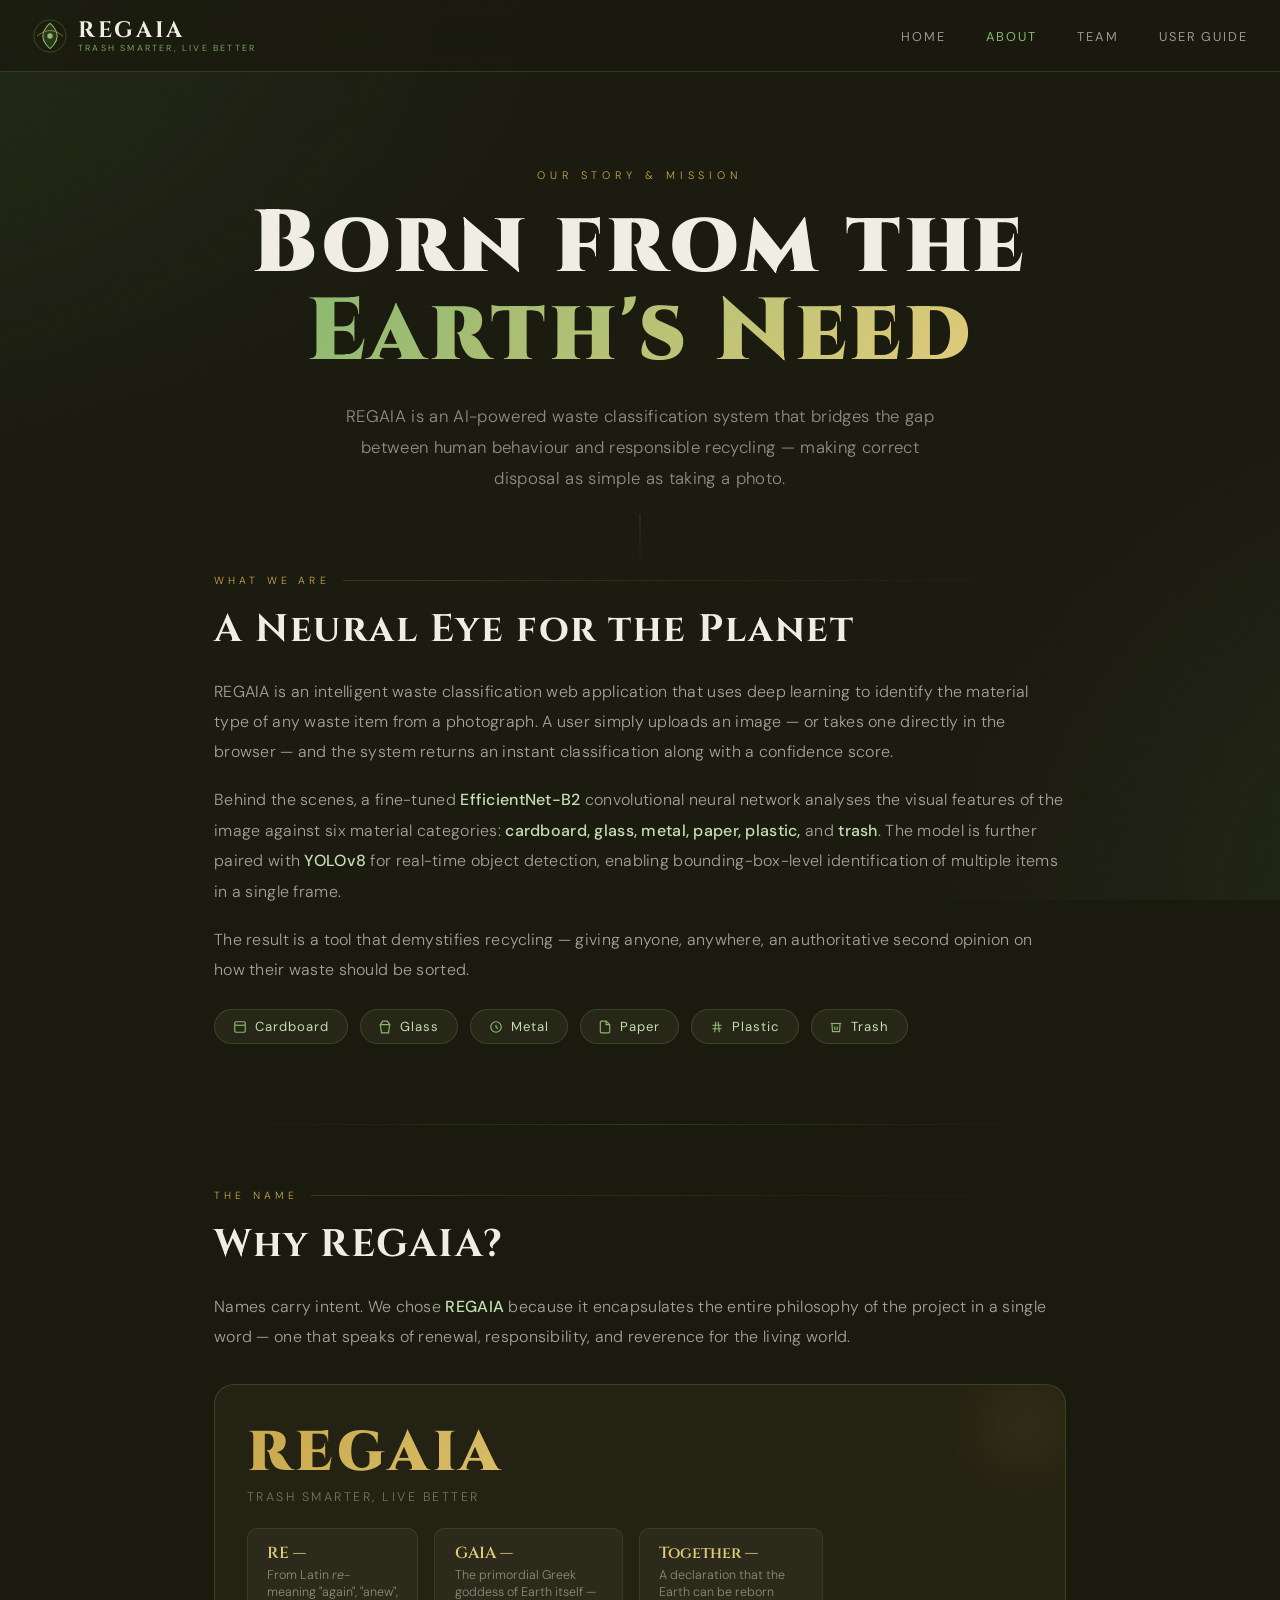
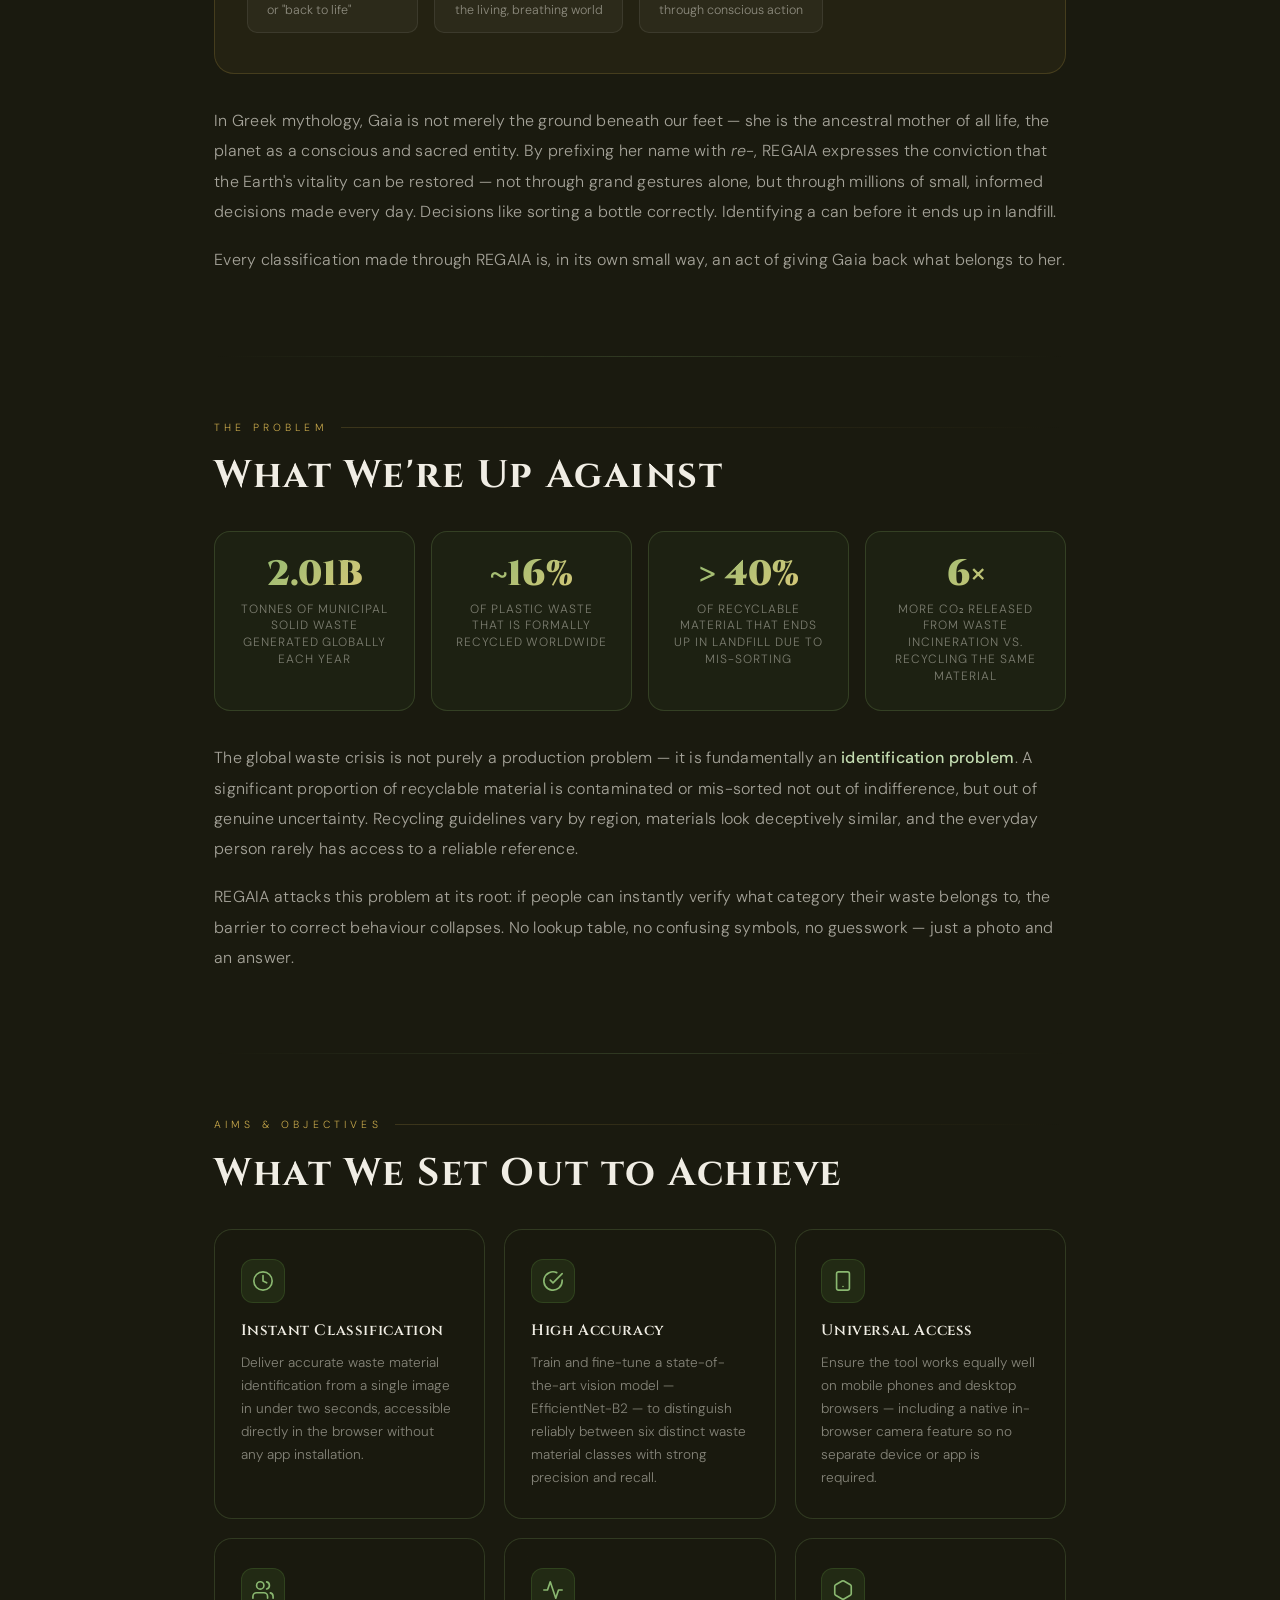
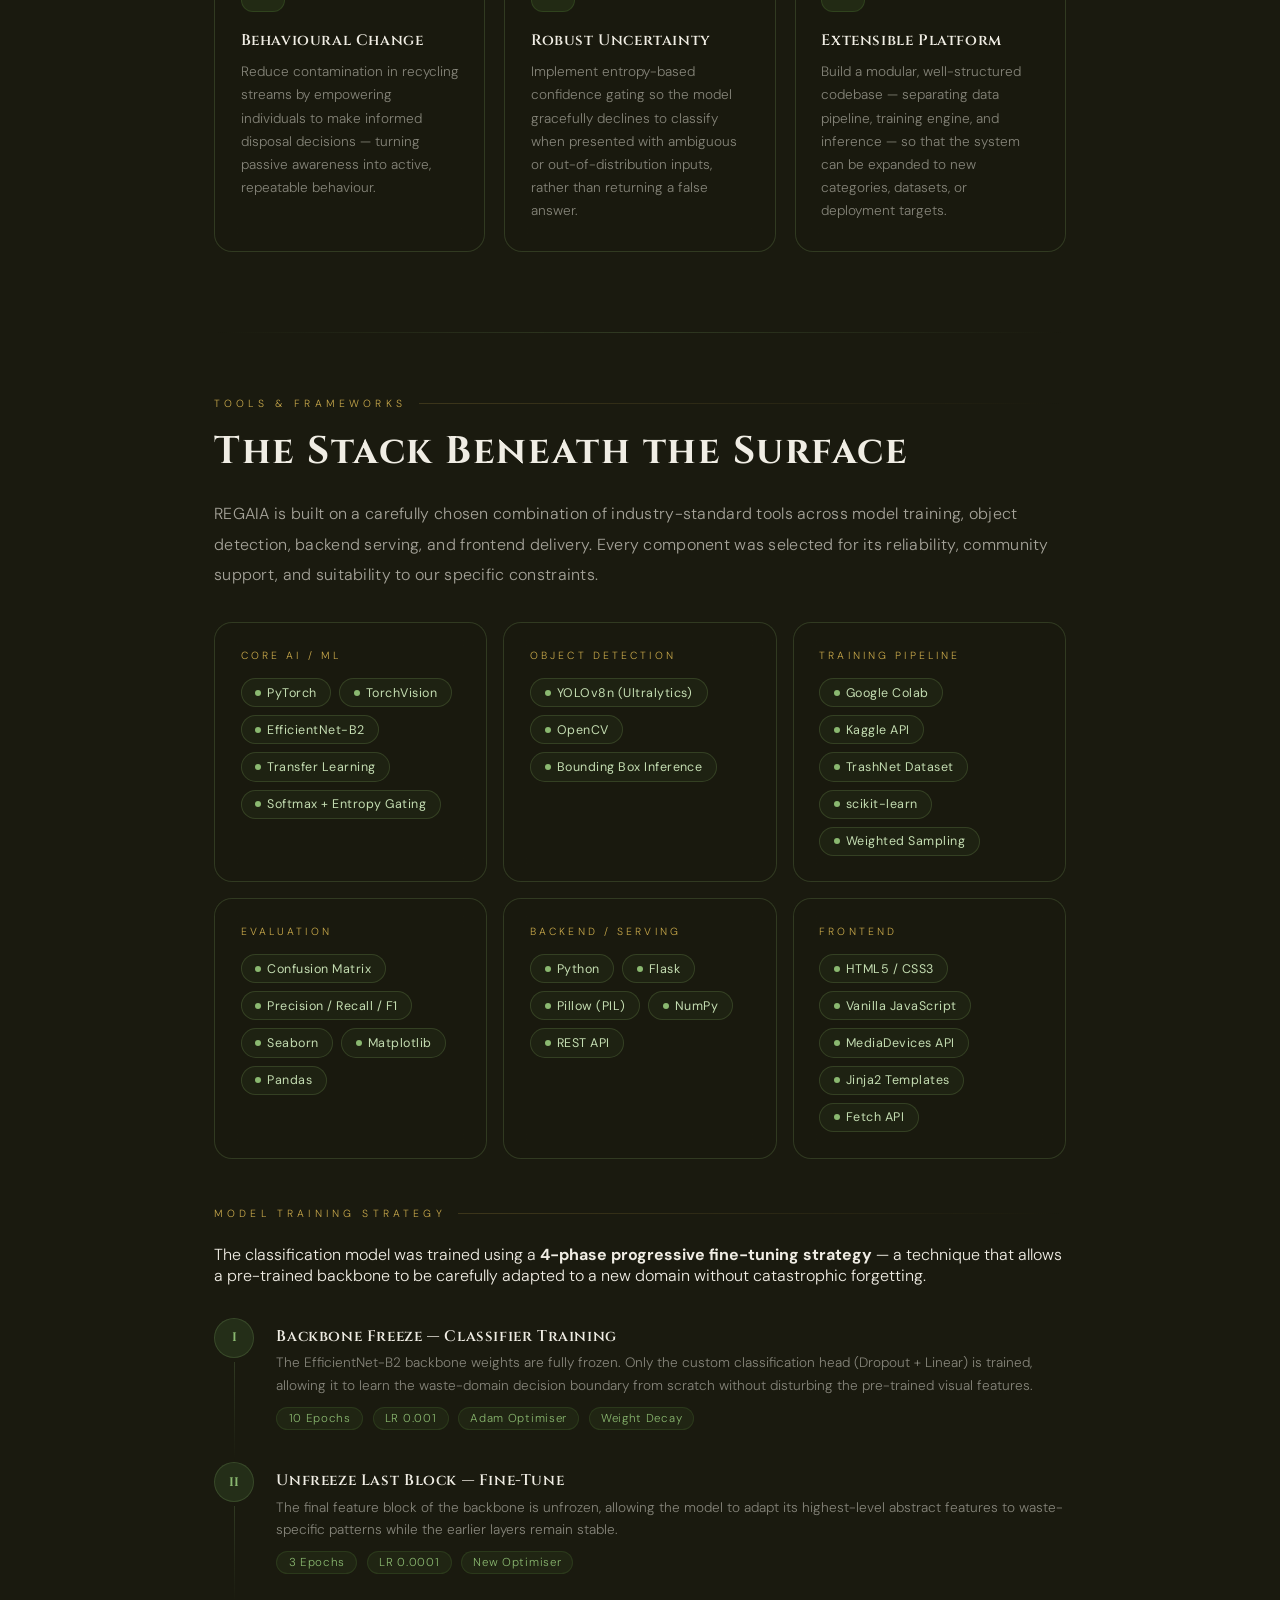
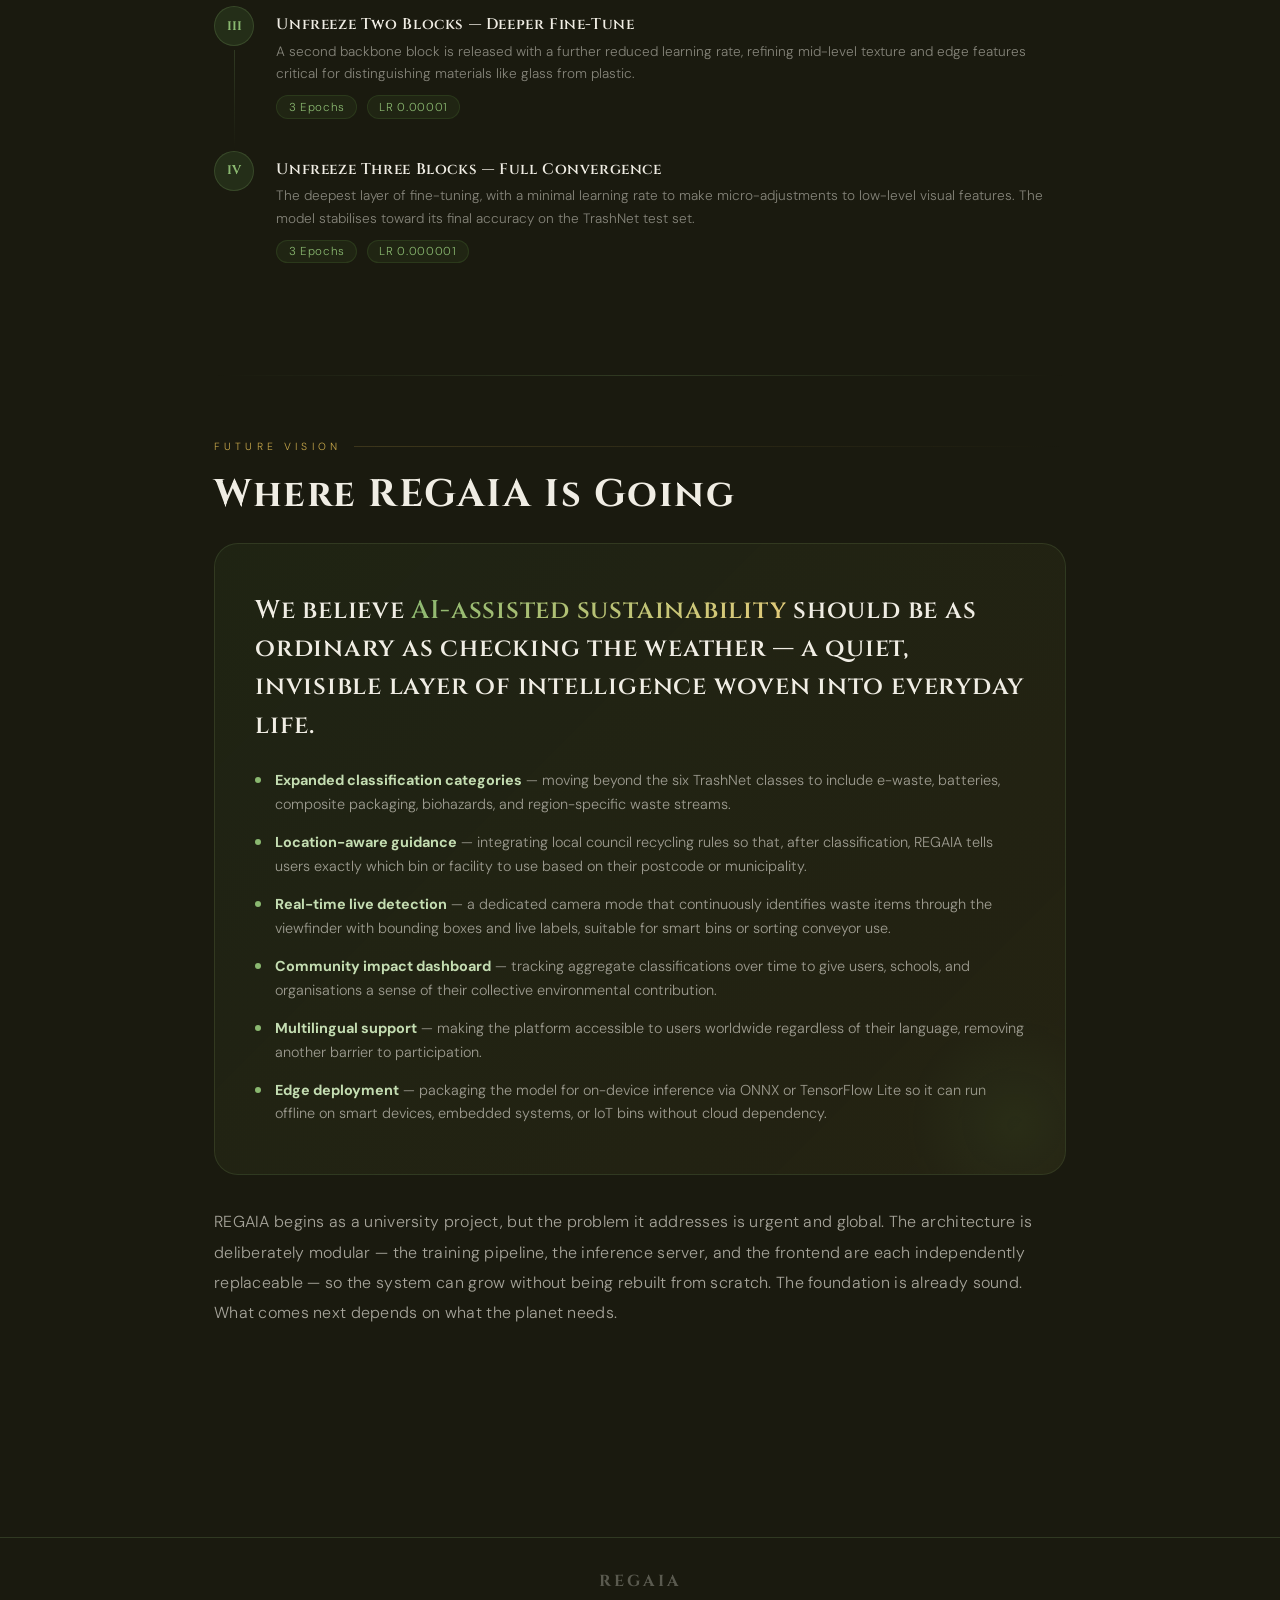
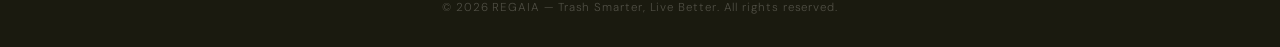
<file: recycle/templates/about.html>
<!doctype html>
<html lang="en">
<head>
    <meta charset="UTF-8" />
    <meta name="viewport" content="width=device-width, initial-scale=1.0" />
    <title>ABOUT — REGAIA</title>
    <link href="https://fonts.googleapis.com/css2?family=Cinzel:wght@400;600;700;900&family=DM+Sans:ital,opsz,wght@0,9..40,300;0,9..40,400;0,9..40,500;1,9..40,300&display=swap" rel="stylesheet" />
    <style>
        :root {
            --earth: #1a1a0f;
            --bark: #2b2b1a;
            --moss: #3d5c2e;
            --leaf: #5a8a3f;
            --sage: #8ab870;
            --mist: #c4ddb2;
            --cream: #f0ede4;
            --gold: #c8a84b;
            --gold-light: #e4cb7a;
            --card-bg: rgba(26,26,15,0.85);
            --border: rgba(138,184,112,0.2);
            --border-gold: rgba(200,168,75,0.2);
        }

        *, *::before, *::after { box-sizing: border-box; margin: 0; padding: 0; }
        html { scroll-behavior: smooth; }

        body {
            background-color: var(--earth);
            color: var(--cream);
            font-family: 'DM Sans', sans-serif;
            font-weight: 300;
            min-height: 100vh;
            overflow-x: hidden;
        }

        /* ===== BACKGROUND ===== */
        .bg-canvas {
            position: fixed;
            inset: 0;
            z-index: 0;
            pointer-events: none;
            overflow: hidden;
        }
        .bg-canvas::before {
            content: '';
            position: absolute;
            inset: -50%;
            background:
                radial-gradient(ellipse 55% 45% at 15% 25%, rgba(61,92,46,0.3) 0%, transparent 60%),
                radial-gradient(ellipse 45% 55% at 85% 75%, rgba(90,138,63,0.15) 0%, transparent 55%),
                radial-gradient(ellipse 35% 35% at 60% 5%,  rgba(200,168,75,0.06) 0%, transparent 50%);
            animation: bgPulse 14s ease-in-out infinite alternate;
        }
        @keyframes bgPulse {
            0%   { transform: scale(1)    rotate(0deg);   opacity: 0.7; }
            100% { transform: scale(1.06) rotate(0.8deg); opacity: 1;   }
        }
        .grain {
            position: fixed; inset: 0; z-index: 0; pointer-events: none; opacity: 0.022;
            background-image: url("data:image/svg+xml,%3Csvg viewBox='0 0 256 256' xmlns='http://www.w3.org/2000/svg'%3E%3Cfilter id='n'%3E%3CfeTurbulence type='fractalNoise' baseFrequency='0.9' numOctaves='4' stitchTiles='stitch'/%3E%3C/filter%3E%3Crect width='100%25' height='100%25' filter='url(%23n)'/%3E%3C/svg%3E");
            background-size: 128px;
        }

        /* ===== NAVBAR ===== */
        nav {
            position: fixed; top: 0; left: 0; right: 0; z-index: 100;
            padding: 0 2rem; height: 72px;
            display: flex; align-items: center; justify-content: space-between;
            background: rgba(26,26,15,0.75);
            backdrop-filter: blur(20px) saturate(1.5);
            border-bottom: 1px solid var(--border);
        }
        .nav-logo { display: flex; align-items: center; gap: 10px; text-decoration: none; }
        .logo-mark { width: 36px; height: 36px; }
        .logo-mark svg { width: 100%; height: 100%; }
        .logo-text {
            font-family: 'Cinzel', serif; font-size: 1.4rem; font-weight: 700;
            letter-spacing: 0.12em; color: var(--cream); line-height: 1;
        }
        .logo-sub {
            font-family: 'DM Sans', sans-serif; font-size: 0.55rem; font-weight: 300;
            letter-spacing: 0.25em; color: var(--sage); text-transform: uppercase;
            line-height: 1; display: block; margin-top: 2px;
        }
        .nav-links { display: flex; gap: 2.5rem; list-style: none; }
        .nav-links a {
            font-size: 0.8rem; letter-spacing: 0.15em; text-transform: uppercase;
            color: rgba(240,237,228,0.6); text-decoration: none; transition: color 0.2s; font-weight: 400;
        }
        .nav-links a:hover, .nav-links a.active { color: var(--sage); }
        .nav-toggle {
            display: none; background: none; border: 1px solid var(--border);
            border-radius: 6px; padding: 6px 10px; cursor: pointer; flex-direction: column; gap: 4px;
        }
        .nav-toggle span { display: block; width: 20px; height: 2px; background: var(--sage); border-radius: 2px; transition: 0.3s; }
        @media (max-width: 768px) {
            .nav-links {
                display: none; position: absolute; top: 72px; left: 0; right: 0;
                background: rgba(26,26,15,0.97); border-bottom: 1px solid var(--border);
                flex-direction: column; padding: 1.5rem 2rem; gap: 1.5rem;
            }
            .nav-links.open { display: flex; }
            .nav-toggle { display: flex; }
        }

        /* ===== PAGE WRAPPER ===== */
        main {
            position: relative; z-index: 1;
            padding-top: 72px;
        }

        /* ===== HERO BANNER ===== */
        .about-hero {
            padding: 6rem 1.5rem 5rem;
            text-align: center;
            position: relative;
        }
        .about-hero::after {
            content: '';
            position: absolute;
            bottom: 0; left: 50%; transform: translateX(-50%);
            width: 1px; height: 60px;
            background: linear-gradient(to bottom, var(--border), transparent);
        }
        .eyebrow {
            font-size: 0.68rem; letter-spacing: 0.45em; text-transform: uppercase;
            color: var(--gold); margin-bottom: 1.2rem;
            opacity: 0; animation: fadeUp 0.8s 0.1s ease forwards;
        }
        .page-title {
            font-family: 'Cinzel', serif;
            font-size: clamp(2.8rem, 7vw, 5.5rem);
            font-weight: 900; line-height: 1.0; letter-spacing: 0.04em;
            color: var(--cream); margin-bottom: 1.5rem;
            opacity: 0; animation: fadeUp 0.8s 0.25s ease forwards;
        }
        .page-title span {
            background: linear-gradient(135deg, var(--sage) 0%, var(--gold-light) 100%);
            -webkit-background-clip: text; -webkit-text-fill-color: transparent; background-clip: text;
        }
        .hero-intro {
            max-width: 600px; margin: 0 auto;
            font-size: 1.05rem; font-weight: 300; color: rgba(240,237,228,0.55);
            line-height: 1.85; letter-spacing: 0.02em;
            opacity: 0; animation: fadeUp 0.8s 0.4s ease forwards;
        }

        @keyframes fadeUp {
            from { opacity: 0; transform: translateY(24px); }
            to   { opacity: 1; transform: translateY(0); }
        }

        /* ===== CONTENT SECTIONS ===== */
        .content-wrap {
            max-width: 900px;
            margin: 0 auto;
            padding: 0 1.5rem 8rem;
        }

        /* ===== SECTION BLOCK ===== */
        .section {
            margin-bottom: 5rem;
            opacity: 0;
            transform: translateY(32px);
            transition: opacity 0.7s ease, transform 0.7s ease;
        }
        .section.visible {
            opacity: 1;
            transform: translateY(0);
        }

        .section-label {
            font-size: 0.65rem; letter-spacing: 0.4em; text-transform: uppercase;
            color: var(--gold); margin-bottom: 1.2rem;
            display: flex; align-items: center; gap: 0.8rem;
        }
        .section-label::after {
            content: ''; flex: 1; height: 1px;
            background: linear-gradient(to right, var(--border-gold), transparent);
        }

        .section-title {
            font-family: 'Cinzel', serif;
            font-size: clamp(1.6rem, 3.5vw, 2.4rem);
            font-weight: 700; letter-spacing: 0.04em;
            color: var(--cream); margin-bottom: 1.5rem; line-height: 1.2;
        }

        .section-body {
            font-size: 1rem; font-weight: 300;
            color: rgba(240,237,228,0.65);
            line-height: 1.9; letter-spacing: 0.018em;
        }
        .section-body p + p { margin-top: 1.1rem; }
        .section-body strong {
            color: var(--mist); font-weight: 500;
        }

        /* ===== NAME CARD (etymology) ===== */
        .name-card {
            background: rgba(200,168,75,0.06);
            border: 1px solid var(--border-gold);
            border-radius: 20px;
            padding: 2.5rem 2rem;
            margin: 2rem 0;
            position: relative;
            overflow: hidden;
        }
        .name-card::before {
            content: '';
            position: absolute;
            top: -40px; right: -40px;
            width: 160px; height: 160px;
            border-radius: 50%;
            background: radial-gradient(circle, rgba(200,168,75,0.08), transparent 70%);
        }
        .name-greek {
            font-family: 'Cinzel', serif;
            font-size: clamp(2rem, 5vw, 3.5rem);
            font-weight: 900; letter-spacing: 0.08em;
            background: linear-gradient(135deg, var(--gold) 0%, var(--gold-light) 60%, var(--sage) 100%);
            -webkit-background-clip: text; -webkit-text-fill-color: transparent; background-clip: text;
            margin-bottom: 0.5rem; line-height: 1;
        }
        .name-meaning {
            font-size: 0.78rem; letter-spacing: 0.2em; text-transform: uppercase;
            color: rgba(240,237,228,0.4); margin-bottom: 1.4rem;
        }
        .name-breakdown {
            display: flex; flex-wrap: wrap; gap: 1rem;
        }
        .name-part {
            background: rgba(255,255,255,0.04);
            border: 1px solid rgba(255,255,255,0.08);
            border-radius: 10px;
            padding: 0.8rem 1.2rem;
        }
        .name-part-word {
            font-family: 'Cinzel', serif;
            font-size: 1rem; font-weight: 600;
            color: var(--gold-light); margin-bottom: 0.2rem;
        }
        .name-part-def {
            font-size: 0.78rem; color: rgba(240,237,228,0.5); line-height: 1.4;
        }

        /* ===== PROBLEM STATS ROW ===== */
        .stats-row {
            display: grid;
            grid-template-columns: repeat(auto-fit, minmax(180px, 1fr));
            gap: 1rem;
            margin: 2rem 0;
        }
        .stat-card {
            background: rgba(61,92,46,0.12);
            border: 1px solid var(--border);
            border-radius: 16px;
            padding: 1.6rem 1.4rem;
            text-align: center;
        }
        .stat-number {
            font-family: 'Cinzel', serif;
            font-size: 2.2rem; font-weight: 900;
            background: linear-gradient(135deg, var(--sage), var(--gold-light));
            -webkit-background-clip: text; -webkit-text-fill-color: transparent; background-clip: text;
            line-height: 1; margin-bottom: 0.5rem;
        }
        .stat-label {
            font-size: 0.75rem; letter-spacing: 0.08em;
            color: rgba(240,237,228,0.45); line-height: 1.4;
            text-transform: uppercase;
        }

        /* ===== AIMS & OBJECTIVES CARDS ===== */
        .aims-grid {
            display: grid;
            grid-template-columns: repeat(auto-fit, minmax(260px, 1fr));
            gap: 1.2rem;
            margin-top: 2rem;
        }
        .aim-card {
            background: var(--card-bg);
            border: 1px solid var(--border);
            border-radius: 18px;
            padding: 1.8rem 1.6rem;
            backdrop-filter: blur(12px);
            transition: border-color 0.3s, transform 0.3s;
        }
        .aim-card:hover {
            border-color: rgba(138,184,112,0.45);
            transform: translateY(-3px);
        }
        .aim-icon {
            width: 44px; height: 44px;
            background: rgba(90,138,63,0.15);
            border: 1px solid rgba(90,138,63,0.25);
            border-radius: 12px;
            display: flex; align-items: center; justify-content: center;
            margin-bottom: 1.1rem;
        }
        .aim-icon svg { width: 22px; height: 22px; stroke: var(--sage); fill: none; stroke-width: 1.8; stroke-linecap: round; stroke-linejoin: round; }
        .aim-title {
            font-family: 'Cinzel', serif;
            font-size: 0.95rem; font-weight: 600; letter-spacing: 0.04em;
            color: var(--cream); margin-bottom: 0.6rem;
        }
        .aim-text {
            font-size: 0.85rem; color: rgba(240,237,228,0.5);
            line-height: 1.7;
        }

        /* ===== TECH STACK ===== */
        .tech-grid {
            display: grid;
            grid-template-columns: repeat(auto-fit, minmax(220px, 1fr));
            gap: 1rem;
            margin-top: 2rem;
        }
        .tech-group {
            background: var(--card-bg);
            border: 1px solid var(--border);
            border-radius: 18px;
            padding: 1.6rem;
            backdrop-filter: blur(12px);
        }
        .tech-group-title {
            font-size: 0.65rem; letter-spacing: 0.3em; text-transform: uppercase;
            color: var(--gold); margin-bottom: 1rem;
        }
        .tech-pills { display: flex; flex-wrap: wrap; gap: 0.5rem; }
        .tech-pill {
            display: inline-flex; align-items: center; gap: 6px;
            padding: 0.35rem 0.85rem;
            border-radius: 50px;
            font-size: 0.78rem; font-weight: 400; letter-spacing: 0.04em;
            border: 1px solid rgba(138,184,112,0.2);
            background: rgba(90,138,63,0.08);
            color: var(--mist);
            transition: all 0.2s;
        }
        .tech-pill:hover {
            border-color: var(--sage);
            background: rgba(90,138,63,0.16);
            color: var(--cream);
        }
        .tech-pill-dot {
            width: 6px; height: 6px; border-radius: 50%;
            background: var(--sage); flex-shrink: 0;
        }

        /* ===== TRAINING PHASES (timeline) ===== */
        .phases-list { margin-top: 2rem; }
        .phase-item {
            display: flex;
            gap: 1.4rem;
            padding-bottom: 2rem;
            position: relative;
        }
        .phase-item:not(:last-child)::before {
            content: '';
            position: absolute;
            left: 20px; top: 44px;
            width: 1px; bottom: 0;
            background: linear-gradient(to bottom, var(--border), transparent);
        }
        .phase-dot-col { flex-shrink: 0; display: flex; flex-direction: column; align-items: center; }
        .phase-dot {
            width: 40px; height: 40px; border-radius: 50%;
            background: rgba(61,92,46,0.3);
            border: 1px solid var(--border);
            display: flex; align-items: center; justify-content: center;
            font-family: 'Cinzel', serif; font-size: 0.78rem; font-weight: 700;
            color: var(--sage); flex-shrink: 0;
        }
        .phase-body { flex: 1; padding-top: 8px; }
        .phase-name {
            font-family: 'Cinzel', serif; font-size: 0.95rem; font-weight: 600;
            color: var(--cream); margin-bottom: 0.35rem; letter-spacing: 0.04em;
        }
        .phase-desc { font-size: 0.85rem; color: rgba(240,237,228,0.5); line-height: 1.65; }
        .phase-meta {
            display: flex; gap: 0.6rem; flex-wrap: wrap; margin-top: 0.6rem;
        }
        .phase-tag {
            font-size: 0.72rem; letter-spacing: 0.06em;
            background: rgba(90,138,63,0.1);
            border: 1px solid rgba(90,138,63,0.2);
            border-radius: 50px; padding: 0.2rem 0.7rem;
            color: var(--sage);
        }

        /* ===== VISION SECTION ===== */
        .vision-block {
            background: linear-gradient(135deg, rgba(61,92,46,0.15) 0%, rgba(200,168,75,0.06) 100%);
            border: 1px solid rgba(138,184,112,0.15);
            border-radius: 24px;
            padding: 3rem 2.5rem;
            position: relative;
            overflow: hidden;
        }
        .vision-block::before {
            content: '';
            position: absolute;
            bottom: -60px; right: -60px;
            width: 220px; height: 220px; border-radius: 50%;
            background: radial-gradient(circle, rgba(90,138,63,0.1), transparent 70%);
        }
        .vision-quote {
            font-family: 'Cinzel', serif;
            font-size: clamp(1.1rem, 2.5vw, 1.6rem);
            font-weight: 600; line-height: 1.5;
            color: var(--cream); margin-bottom: 1.5rem;
            letter-spacing: 0.03em;
        }
        .vision-quote em {
            background: linear-gradient(135deg, var(--sage), var(--gold-light));
            -webkit-background-clip: text; -webkit-text-fill-color: transparent; background-clip: text;
            font-style: normal;
        }
        .vision-list {
            list-style: none; display: flex; flex-direction: column; gap: 0.9rem;
        }
        .vision-list li {
            display: flex; align-items: flex-start; gap: 0.9rem;
            font-size: 0.9rem; color: rgba(240,237,228,0.6); line-height: 1.65;
        }
        .vision-bullet {
            width: 6px; height: 6px; border-radius: 50%;
            background: var(--sage); margin-top: 8px; flex-shrink: 0;
        }

        /* ===== CLASSES DISPLAY ===== */
        .classes-row {
            display: flex; flex-wrap: wrap; gap: 0.75rem; margin-top: 1.5rem;
        }
        .class-chip {
            display: inline-flex; align-items: center; gap: 8px;
            padding: 0.5rem 1.1rem;
            border-radius: 50px;
            background: rgba(43,43,26,0.8);
            border: 1px solid var(--border);
            font-size: 0.82rem; letter-spacing: 0.08em;
            text-transform: capitalize; color: var(--mist);
            font-weight: 400;
        }
        .class-chip svg { width: 14px; height: 14px; stroke: var(--sage); fill: none; stroke-width: 2; }

        /* ===== FOOTER ===== */
        footer {
            position: relative; z-index: 1;
            border-top: 1px solid var(--border);
            padding: 2rem 1.5rem; text-align: center;
        }
        .footer-logo {
            font-family: 'Cinzel', serif; font-size: 1rem; font-weight: 700;
            letter-spacing: 0.2em; color: rgba(240,237,228,0.3); margin-bottom: 0.5rem;
        }
        .footer-copy {
            font-size: 0.72rem; letter-spacing: 0.08em; color: rgba(240,237,228,0.25);
        }

        /* ===== DIVIDER LINE ===== */
        .ruled { height: 1px; background: linear-gradient(90deg, transparent, var(--border), transparent); margin: 4rem 0; }
    </style>
</head>
<body>

<div class="bg-canvas"></div>
<div class="grain"></div>

<!-- Navbar -->
<nav>
    <a class="nav-logo" href="/">
        <div class="logo-mark">
            <svg viewBox="0 0 40 40" fill="none" xmlns="http://www.w3.org/2000/svg">
                <circle cx="20" cy="20" r="18" stroke="rgba(138,184,112,0.3)" stroke-width="1"/>
                <path d="M20 6 C20 6, 28 12, 28 20 C28 28, 20 34, 20 34 C20 34, 12 28, 12 20 C12 12, 20 6, 20 6Z" fill="rgba(90,138,63,0.25)" stroke="var(--sage)" stroke-width="1.2"/>
                <path d="M6 20 C6 20, 12 14, 20 14 C28 14, 34 20, 34 20" stroke="var(--gold)" stroke-width="1" stroke-linecap="round" opacity="0.7"/>
                <circle cx="20" cy="20" r="3" fill="var(--sage)"/>
                <circle cx="20" cy="20" r="1.2" fill="var(--gold)"/>
            </svg>
        </div>
        <div>
            <span class="logo-text">REGAIA</span>
            <span class="logo-sub">Trash Smarter, Live Better</span>
        </div>
    </a>

    <button class="nav-toggle" id="navToggle" aria-label="Toggle menu">
        <span></span><span></span><span></span>
    </button>

    <ul class="nav-links" id="navLinks">
        <li><a href="/">Home</a></li>
        <li><a href="/about" class="active">About</a></li>
        <li><a href="/team">Team</a></li>
        <li><a href="/user-guide">User Guide</a></li>
    </ul>
</nav>

<main>

    <!-- Hero -->
    <section class="about-hero">
        <p class="eyebrow">Our Story & Mission</p>
        <h1 class="page-title">Born from the<br><span>Earth's Need</span></h1>
        <p class="hero-intro">REGAIA is an AI-powered waste classification system that bridges the gap between human behaviour and responsible recycling — making correct disposal as simple as taking a photo.</p>
    </section>

    <div class="content-wrap">

        <!-- 1. What is REGAIA -->
        <div class="section" id="s1">
            <p class="section-label">What We Are</p>
            <h2 class="section-title">A Neural Eye for the Planet</h2>
            <div class="section-body">
                <p>REGAIA is an intelligent waste classification web application that uses deep learning to identify the material type of any waste item from a photograph. A user simply uploads an image — or takes one directly in the browser — and the system returns an instant classification along with a confidence score.</p>
                <p>Behind the scenes, a fine-tuned <strong>EfficientNet-B2</strong> convolutional neural network analyses the visual features of the image against six material categories: <strong>cardboard, glass, metal, paper, plastic,</strong> and <strong>trash</strong>. The model is further paired with <strong>YOLOv8</strong> for real-time object detection, enabling bounding-box-level identification of multiple items in a single frame.</p>
                <p>The result is a tool that demystifies recycling — giving anyone, anywhere, an authoritative second opinion on how their waste should be sorted.</p>
            </div>

            <div class="classes-row">
                <span class="class-chip">
                    <svg viewBox="0 0 24 24"><rect x="3" y="3" width="18" height="18" rx="2"/><line x1="3" y1="9" x2="21" y2="9"/></svg>
                    Cardboard
                </span>
                <span class="class-chip">
                    <svg viewBox="0 0 24 24"><path d="M8 2h8l4 6H4L8 2z"/><path d="M4 8l2 14h12l2-14"/></svg>
                    Glass
                </span>
                <span class="class-chip">
                    <svg viewBox="0 0 24 24"><circle cx="12" cy="12" r="9"/><path d="M12 8v4l3 3"/></svg>
                    Metal
                </span>
                <span class="class-chip">
                    <svg viewBox="0 0 24 24"><path d="M14 2H6a2 2 0 0 0-2 2v16a2 2 0 0 0 2 2h12a2 2 0 0 0 2-2V8z"/><polyline points="14 2 14 8 20 8"/></svg>
                    Paper
                </span>
                <span class="class-chip">
                    <svg viewBox="0 0 24 24"><path d="M4 9h16M4 15h16M10 3 8 21M14 3l2 18"/></svg>
                    Plastic
                </span>
                <span class="class-chip">
                    <svg viewBox="0 0 24 24"><polyline points="3 6 5 6 21 6"/><path d="M19 6l-1 14H6L5 6"/><path d="M10 11v6M14 11v6"/></svg>
                    Trash
                </span>
            </div>
        </div>

        <div class="ruled"></div>

        <!-- 2. The Name -->
        <div class="section" id="s2">
            <p class="section-label">The Name</p>
            <h2 class="section-title">Why REGAIA?</h2>
            <div class="section-body">
                <p>Names carry intent. We chose <strong>REGAIA</strong> because it encapsulates the entire philosophy of the project in a single word — one that speaks of renewal, responsibility, and reverence for the living world.</p>
            </div>

            <div class="name-card">
                <p class="name-greek">REGAIA</p>
                <p class="name-meaning">Trash Smarter, Live Better</p>
                <div class="name-breakdown">
                    <div class="name-part">
                        <p class="name-part-word">RE —</p>
                        <p class="name-part-def">From Latin <em>re-</em><br>meaning "again", "anew",<br>or "back to life"</p>
                    </div>
                    <div class="name-part">
                        <p class="name-part-word">GAIA —</p>
                        <p class="name-part-def">The primordial Greek<br>goddess of Earth itself —<br>the living, breathing world</p>
                    </div>
                    <div class="name-part">
                        <p class="name-part-word">Together —</p>
                        <p class="name-part-def">A declaration that the<br>Earth can be reborn<br>through conscious action</p>
                    </div>
                </div>
            </div>

            <div class="section-body">
                <p>In Greek mythology, Gaia is not merely the ground beneath our feet — she is the ancestral mother of all life, the planet as a conscious and sacred entity. By prefixing her name with <em>re-</em>, REGAIA expresses the conviction that the Earth's vitality can be restored — not through grand gestures alone, but through millions of small, informed decisions made every day. Decisions like sorting a bottle correctly. Identifying a can before it ends up in landfill.</p>
                <p>Every classification made through REGAIA is, in its own small way, an act of giving Gaia back what belongs to her.</p>
            </div>
        </div>

        <div class="ruled"></div>

        <!-- 3. The Problem -->
        <div class="section" id="s3">
            <p class="section-label">The Problem</p>
            <h2 class="section-title">What We're Up Against</h2>

            <div class="stats-row">
                <div class="stat-card">
                    <p class="stat-number">2.01B</p>
                    <p class="stat-label">Tonnes of municipal solid waste generated globally each year</p>
                </div>
                <div class="stat-card">
                    <p class="stat-number">~16%</p>
                    <p class="stat-label">Of plastic waste that is formally recycled worldwide</p>
                </div>
                <div class="stat-card">
                    <p class="stat-number">&gt; 40%</p>
                    <p class="stat-label">Of recyclable material that ends up in landfill due to mis-sorting</p>
                </div>
                <div class="stat-card">
                    <p class="stat-number">6×</p>
                    <p class="stat-label">More CO₂ released from waste incineration vs. recycling the same material</p>
                </div>
            </div>

            <div class="section-body">
                <p>The global waste crisis is not purely a production problem — it is fundamentally an <strong>identification problem</strong>. A significant proportion of recyclable material is contaminated or mis-sorted not out of indifference, but out of genuine uncertainty. Recycling guidelines vary by region, materials look deceptively similar, and the everyday person rarely has access to a reliable reference.</p>
                <p>REGAIA attacks this problem at its root: if people can instantly verify what category their waste belongs to, the barrier to correct behaviour collapses. No lookup table, no confusing symbols, no guesswork — just a photo and an answer.</p>
            </div>
        </div>

        <div class="ruled"></div>

        <!-- 4. Aims & Objectives -->
        <div class="section" id="s4">
            <p class="section-label">Aims & Objectives</p>
            <h2 class="section-title">What We Set Out to Achieve</h2>

            <div class="aims-grid">
                <div class="aim-card">
                    <div class="aim-icon">
                        <svg viewBox="0 0 24 24"><circle cx="12" cy="12" r="10"/><polyline points="12 6 12 12 16 14"/></svg>
                    </div>
                    <p class="aim-title">Instant Classification</p>
                    <p class="aim-text">Deliver accurate waste material identification from a single image in under two seconds, accessible directly in the browser without any app installation.</p>
                </div>
                <div class="aim-card">
                    <div class="aim-icon">
                        <svg viewBox="0 0 24 24"><path d="M22 11.08V12a10 10 0 1 1-5.93-9.14"/><polyline points="22 4 12 14.01 9 11.01"/></svg>
                    </div>
                    <p class="aim-title">High Accuracy</p>
                    <p class="aim-text">Train and fine-tune a state-of-the-art vision model — EfficientNet-B2 — to distinguish reliably between six distinct waste material classes with strong precision and recall.</p>
                </div>
                <div class="aim-card">
                    <div class="aim-icon">
                        <svg viewBox="0 0 24 24"><rect x="5" y="2" width="14" height="20" rx="2" ry="2"/><line x1="12" y1="18" x2="12.01" y2="18"/></svg>
                    </div>
                    <p class="aim-title">Universal Access</p>
                    <p class="aim-text">Ensure the tool works equally well on mobile phones and desktop browsers — including a native in-browser camera feature so no separate device or app is required.</p>
                </div>
                <div class="aim-card">
                    <div class="aim-icon">
                        <svg viewBox="0 0 24 24"><path d="M17 21v-2a4 4 0 0 0-4-4H5a4 4 0 0 0-4 4v2"/><circle cx="9" cy="7" r="4"/><path d="M23 21v-2a4 4 0 0 0-3-3.87"/><path d="M16 3.13a4 4 0 0 1 0 7.75"/></svg>
                    </div>
                    <p class="aim-title">Behavioural Change</p>
                    <p class="aim-text">Reduce contamination in recycling streams by empowering individuals to make informed disposal decisions — turning passive awareness into active, repeatable behaviour.</p>
                </div>
                <div class="aim-card">
                    <div class="aim-icon">
                        <svg viewBox="0 0 24 24"><polyline points="22 12 18 12 15 21 9 3 6 12 2 12"/></svg>
                    </div>
                    <p class="aim-title">Robust Uncertainty</p>
                    <p class="aim-text">Implement entropy-based confidence gating so the model gracefully declines to classify when presented with ambiguous or out-of-distribution inputs, rather than returning a false answer.</p>
                </div>
                <div class="aim-card">
                    <div class="aim-icon">
                        <svg viewBox="0 0 24 24"><path d="M21 16V8a2 2 0 0 0-1-1.73l-7-4a2 2 0 0 0-2 0l-7 4A2 2 0 0 0 3 8v8a2 2 0 0 0 1 1.73l7 4a2 2 0 0 0 2 0l7-4A2 2 0 0 0 21 16z"/></svg>
                    </div>
                    <p class="aim-title">Extensible Platform</p>
                    <p class="aim-text">Build a modular, well-structured codebase — separating data pipeline, training engine, and inference — so that the system can be expanded to new categories, datasets, or deployment targets.</p>
                </div>
            </div>
        </div>

        <div class="ruled"></div>

        <!-- 5. Tools & Frameworks -->
        <div class="section" id="s5">
            <p class="section-label">Tools & Frameworks</p>
            <h2 class="section-title">The Stack Beneath the Surface</h2>
            <div class="section-body">
                <p>REGAIA is built on a carefully chosen combination of industry-standard tools across model training, object detection, backend serving, and frontend delivery. Every component was selected for its reliability, community support, and suitability to our specific constraints.</p>
            </div>

            <div class="tech-grid">
                <div class="tech-group">
                    <p class="tech-group-title">Core AI / ML</p>
                    <div class="tech-pills">
                        <span class="tech-pill"><span class="tech-pill-dot"></span>PyTorch</span>
                        <span class="tech-pill"><span class="tech-pill-dot"></span>TorchVision</span>
                        <span class="tech-pill"><span class="tech-pill-dot"></span>EfficientNet-B2</span>
                        <span class="tech-pill"><span class="tech-pill-dot"></span>Transfer Learning</span>
                        <span class="tech-pill"><span class="tech-pill-dot"></span>Softmax + Entropy Gating</span>
                    </div>
                </div>
                <div class="tech-group">
                    <p class="tech-group-title">Object Detection</p>
                    <div class="tech-pills">
                        <span class="tech-pill"><span class="tech-pill-dot"></span>YOLOv8n (Ultralytics)</span>
                        <span class="tech-pill"><span class="tech-pill-dot"></span>OpenCV</span>
                        <span class="tech-pill"><span class="tech-pill-dot"></span>Bounding Box Inference</span>
                    </div>
                </div>
                <div class="tech-group">
                    <p class="tech-group-title">Training Pipeline</p>
                    <div class="tech-pills">
                        <span class="tech-pill"><span class="tech-pill-dot"></span>Google Colab</span>
                        <span class="tech-pill"><span class="tech-pill-dot"></span>Kaggle API</span>
                        <span class="tech-pill"><span class="tech-pill-dot"></span>TrashNet Dataset</span>
                        <span class="tech-pill"><span class="tech-pill-dot"></span>scikit-learn</span>
                        <span class="tech-pill"><span class="tech-pill-dot"></span>Weighted Sampling</span>
                    </div>
                </div>
                <div class="tech-group">
                    <p class="tech-group-title">Evaluation</p>
                    <div class="tech-pills">
                        <span class="tech-pill"><span class="tech-pill-dot"></span>Confusion Matrix</span>
                        <span class="tech-pill"><span class="tech-pill-dot"></span>Precision / Recall / F1</span>
                        <span class="tech-pill"><span class="tech-pill-dot"></span>Seaborn</span>
                        <span class="tech-pill"><span class="tech-pill-dot"></span>Matplotlib</span>
                        <span class="tech-pill"><span class="tech-pill-dot"></span>Pandas</span>
                    </div>
                </div>
                <div class="tech-group">
                    <p class="tech-group-title">Backend / Serving</p>
                    <div class="tech-pills">
                        <span class="tech-pill"><span class="tech-pill-dot"></span>Python</span>
                        <span class="tech-pill"><span class="tech-pill-dot"></span>Flask</span>
                        <span class="tech-pill"><span class="tech-pill-dot"></span>Pillow (PIL)</span>
                        <span class="tech-pill"><span class="tech-pill-dot"></span>NumPy</span>
                        <span class="tech-pill"><span class="tech-pill-dot"></span>REST API</span>
                    </div>
                </div>
                <div class="tech-group">
                    <p class="tech-group-title">Frontend</p>
                    <div class="tech-pills">
                        <span class="tech-pill"><span class="tech-pill-dot"></span>HTML5 / CSS3</span>
                        <span class="tech-pill"><span class="tech-pill-dot"></span>Vanilla JavaScript</span>
                        <span class="tech-pill"><span class="tech-pill-dot"></span>MediaDevices API</span>
                        <span class="tech-pill"><span class="tech-pill-dot"></span>Jinja2 Templates</span>
                        <span class="tech-pill"><span class="tech-pill-dot"></span>Fetch API</span>
                    </div>
                </div>
            </div>

            <!-- Training phases -->
            <div style="margin-top: 3rem;">
                <p class="section-label">Model Training Strategy</p>
                <p class="section-body" style="margin-bottom:1.5rem;"><p>The classification model was trained using a <strong>4-phase progressive fine-tuning strategy</strong> — a technique that allows a pre-trained backbone to be carefully adapted to a new domain without catastrophic forgetting.</p></p>
                <div class="phases-list">
                    <div class="phase-item">
                        <div class="phase-dot-col"><div class="phase-dot">I</div></div>
                        <div class="phase-body">
                            <p class="phase-name">Backbone Freeze — Classifier Training</p>
                            <p class="phase-desc">The EfficientNet-B2 backbone weights are fully frozen. Only the custom classification head (Dropout + Linear) is trained, allowing it to learn the waste-domain decision boundary from scratch without disturbing the pre-trained visual features.</p>
                            <div class="phase-meta">
                                <span class="phase-tag">10 Epochs</span>
                                <span class="phase-tag">LR 0.001</span>
                                <span class="phase-tag">Adam Optimiser</span>
                                <span class="phase-tag">Weight Decay</span>
                            </div>
                        </div>
                    </div>
                    <div class="phase-item">
                        <div class="phase-dot-col"><div class="phase-dot">II</div></div>
                        <div class="phase-body">
                            <p class="phase-name">Unfreeze Last Block — Fine-Tune</p>
                            <p class="phase-desc">The final feature block of the backbone is unfrozen, allowing the model to adapt its highest-level abstract features to waste-specific patterns while the earlier layers remain stable.</p>
                            <div class="phase-meta">
                                <span class="phase-tag">3 Epochs</span>
                                <span class="phase-tag">LR 0.0001</span>
                                <span class="phase-tag">New Optimiser</span>
                            </div>
                        </div>
                    </div>
                    <div class="phase-item">
                        <div class="phase-dot-col"><div class="phase-dot">III</div></div>
                        <div class="phase-body">
                            <p class="phase-name">Unfreeze Two Blocks — Deeper Fine-Tune</p>
                            <p class="phase-desc">A second backbone block is released with a further reduced learning rate, refining mid-level texture and edge features critical for distinguishing materials like glass from plastic.</p>
                            <div class="phase-meta">
                                <span class="phase-tag">3 Epochs</span>
                                <span class="phase-tag">LR 0.00001</span>
                            </div>
                        </div>
                    </div>
                    <div class="phase-item">
                        <div class="phase-dot-col"><div class="phase-dot">IV</div></div>
                        <div class="phase-body">
                            <p class="phase-name">Unfreeze Three Blocks — Full Convergence</p>
                            <p class="phase-desc">The deepest layer of fine-tuning, with a minimal learning rate to make micro-adjustments to low-level visual features. The model stabilises toward its final accuracy on the TrashNet test set.</p>
                            <div class="phase-meta">
                                <span class="phase-tag">3 Epochs</span>
                                <span class="phase-tag">LR 0.000001</span>
                            </div>
                        </div>
                    </div>
                </div>
            </div>
        </div>

        <div class="ruled"></div>

        <!-- 6. Future Vision -->
        <div class="section" id="s6">
            <p class="section-label">Future Vision</p>
            <h2 class="section-title">Where REGAIA Is Going</h2>

            <div class="vision-block">
                <p class="vision-quote">We believe <em>AI-assisted sustainability</em> should be as ordinary as checking the weather — a quiet, invisible layer of intelligence woven into everyday life.</p>
                <ul class="vision-list">
                    <li>
                        <span class="vision-bullet"></span>
                        <span><strong style="color:var(--mist)">Expanded classification categories</strong> — moving beyond the six TrashNet classes to include e-waste, batteries, composite packaging, biohazards, and region-specific waste streams.</span>
                    </li>
                    <li>
                        <span class="vision-bullet"></span>
                        <span><strong style="color:var(--mist)">Location-aware guidance</strong> — integrating local council recycling rules so that, after classification, REGAIA tells users exactly which bin or facility to use based on their postcode or municipality.</span>
                    </li>
                    <li>
                        <span class="vision-bullet"></span>
                        <span><strong style="color:var(--mist)">Real-time live detection</strong> — a dedicated camera mode that continuously identifies waste items through the viewfinder with bounding boxes and live labels, suitable for smart bins or sorting conveyor use.</span>
                    </li>
                    <li>
                        <span class="vision-bullet"></span>
                        <span><strong style="color:var(--mist)">Community impact dashboard</strong> — tracking aggregate classifications over time to give users, schools, and organisations a sense of their collective environmental contribution.</span>
                    </li>
                    <li>
                        <span class="vision-bullet"></span>
                        <span><strong style="color:var(--mist)">Multilingual support</strong> — making the platform accessible to users worldwide regardless of their language, removing another barrier to participation.</span>
                    </li>
                    <li>
                        <span class="vision-bullet"></span>
                        <span><strong style="color:var(--mist)">Edge deployment</strong> — packaging the model for on-device inference via ONNX or TensorFlow Lite so it can run offline on smart devices, embedded systems, or IoT bins without cloud dependency.</span>
                    </li>
                </ul>
            </div>

            <div class="section-body" style="margin-top: 2rem;">
                <p>REGAIA begins as a university project, but the problem it addresses is urgent and global. The architecture is deliberately modular — the training pipeline, the inference server, and the frontend are each independently replaceable — so the system can grow without being rebuilt from scratch. The foundation is already sound. What comes next depends on what the planet needs.</p>
            </div>
        </div>

    </div><!-- /content-wrap -->
</main>

<footer>
    <p class="footer-logo">REGAIA</p>
    <p class="footer-copy">&copy; <span id="year"></span> REGAIA — Trash Smarter, Live Better. All rights reserved.</p>
</footer>

<script>
document.getElementById('year').textContent = new Date().getFullYear();

// Nav toggle
document.getElementById('navToggle').addEventListener('click', () => {
    document.getElementById('navLinks').classList.toggle('open');
});

// Scroll-triggered section reveals
const sections = document.querySelectorAll('.section');
const observer = new IntersectionObserver((entries) => {
    entries.forEach(entry => {
        if (entry.isIntersecting) {
            entry.target.classList.add('visible');
            // Stagger child cards if present
            const cards = entry.target.querySelectorAll('.aim-card, .tech-group, .stat-card');
            cards.forEach((card, i) => {
                card.style.transitionDelay = `${i * 0.07}s`;
            });
        }
    });
}, { threshold: 0.08 });

sections.forEach(s => observer.observe(s));
</script>
</body>
</html>
</file>
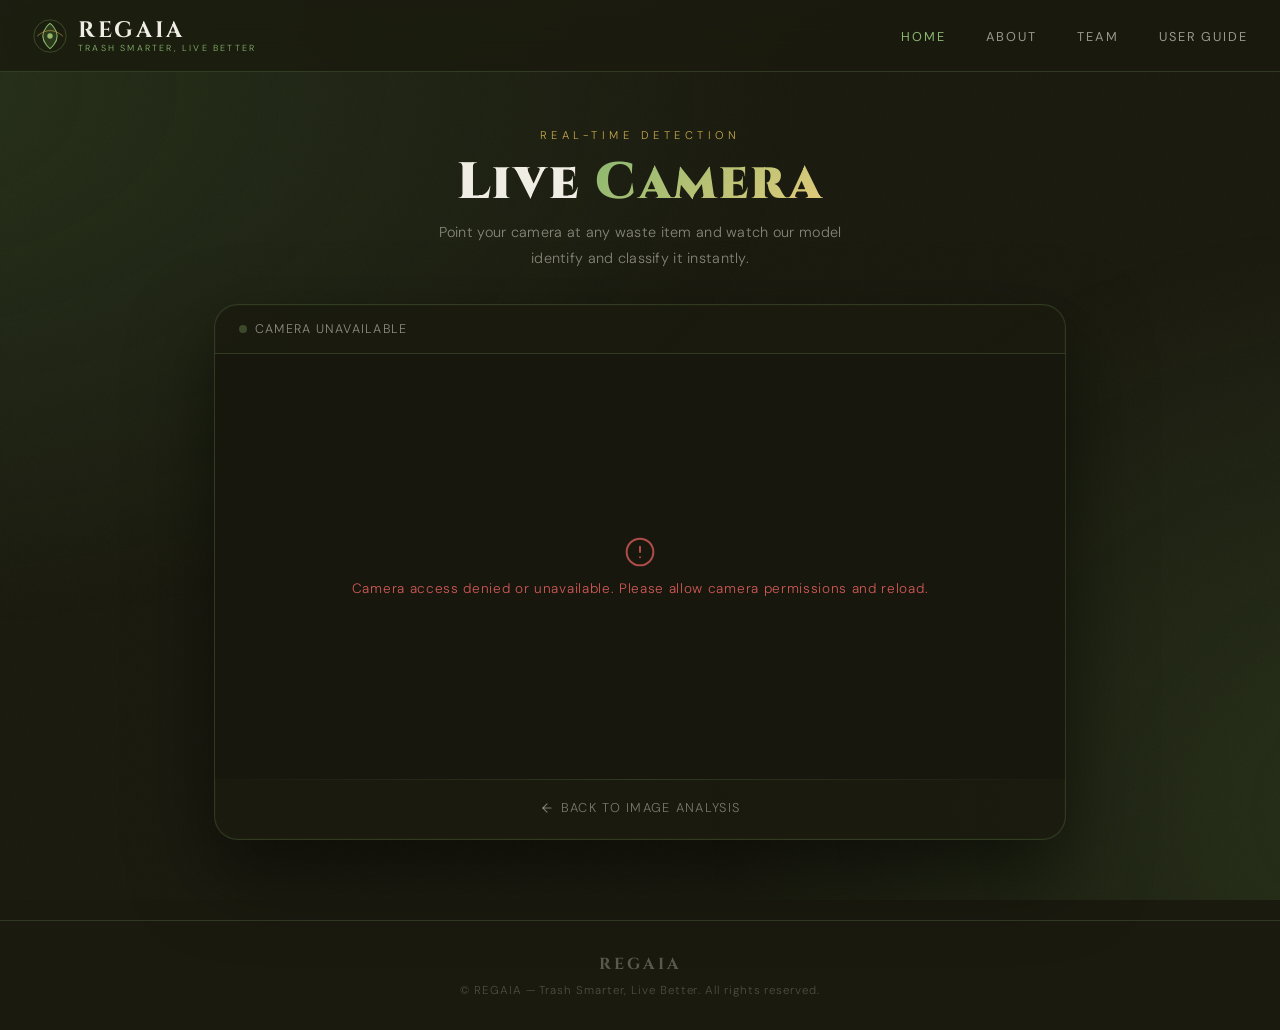
<file: recycle/templates/livecam.html>
<!doctype html>
<html lang="en">
    <head>
        <meta charset="UTF-8" />
        <meta name="viewport" content="width=device-width, initial-scale=1.0" />
        <title>REGAIA — Live Detection</title>
        <link
            href="https://fonts.googleapis.com/css2?family=Cinzel:wght@400;600;700;900&family=DM+Sans:ital,opsz,wght@0,9..40,300;0,9..40,400;0,9..40,500;1,9..40,300&display=swap"
            rel="stylesheet"
        />
        <style>
            /* ===== DESIGN TOKENS ===== */
            :root {
                --earth: #1a1a0f;
                --bark: #2b2b1a;
                --moss: #3d5c2e;
                --leaf: #5a8a3f;
                --sage: #8ab870;
                --mist: #c4ddb2;
                --cream: #f0ede4;
                --gold: #c8a84b;
                --gold-light: #e4cb7a;
                --sky: #a8c4d4;
                --glow: rgba(138, 184, 112, 0.15);
                --card-bg: rgba(26, 26, 15, 0.85);
                --border: rgba(138, 184, 112, 0.2);
            }

            *,
            *::before,
            *::after {
                box-sizing: border-box;
                margin: 0;
                padding: 0;
            }

            html {
                scroll-behavior: smooth;
            }

            body {
                background-color: var(--earth);
                color: var(--cream);
                font-family: "DM Sans", sans-serif;
                font-weight: 300;
                min-height: 100vh;
                overflow-x: hidden;
            }

            /* ===== ANIMATED BACKGROUND ===== */
            .bg-canvas {
                position: fixed;
                inset: 0;
                z-index: 0;
                pointer-events: none;
                overflow: hidden;
            }

            .bg-canvas::before {
                content: "";
                position: absolute;
                inset: -50%;
                background:
                    radial-gradient(
                        ellipse 60% 50% at 20% 30%,
                        rgba(61, 92, 46, 0.35) 0%,
                        transparent 60%
                    ),
                    radial-gradient(
                        ellipse 50% 60% at 80% 70%,
                        rgba(90, 138, 63, 0.2) 0%,
                        transparent 55%
                    ),
                    radial-gradient(
                        ellipse 40% 40% at 50% 10%,
                        rgba(200, 168, 75, 0.08) 0%,
                        transparent 50%
                    );
                animation: bgPulse 12s ease-in-out infinite alternate;
            }

            @keyframes bgPulse {
                0% {
                    transform: scale(1) rotate(0deg);
                    opacity: 0.7;
                }
                100% {
                    transform: scale(1.05) rotate(1deg);
                    opacity: 1;
                }
            }

            .orb {
                position: absolute;
                border-radius: 50%;
                filter: blur(60px);
                animation: orbFloat linear infinite;
                opacity: 0;
            }
            .orb-1 {
                width: 300px;
                height: 300px;
                background: rgba(90, 138, 63, 0.12);
                top: 10%;
                left: 5%;
                animation-duration: 20s;
                animation-delay: 0s;
            }
            .orb-2 {
                width: 200px;
                height: 200px;
                background: rgba(200, 168, 75, 0.08);
                top: 60%;
                right: 8%;
                animation-duration: 25s;
                animation-delay: -8s;
            }
            .orb-3 {
                width: 150px;
                height: 150px;
                background: rgba(138, 184, 112, 0.1);
                bottom: 15%;
                left: 40%;
                animation-duration: 18s;
                animation-delay: -5s;
            }

            @keyframes orbFloat {
                0% {
                    opacity: 0;
                    transform: translateY(0px) scale(1);
                }
                10% {
                    opacity: 1;
                }
                90% {
                    opacity: 1;
                }
                100% {
                    opacity: 0;
                    transform: translateY(-80px) scale(1.1);
                }
            }

            .grain {
                position: fixed;
                inset: 0;
                z-index: 0;
                pointer-events: none;
                opacity: 0.025;
                background-image: url("data:image/svg+xml,%3Csvg viewBox='0 0 256 256' xmlns='http://www.w3.org/2000/svg'%3E%3Cfilter id='n'%3E%3CfeTurbulence type='fractalNoise' baseFrequency='0.9' numOctaves='4' stitchTiles='stitch'/%3E%3C/filter%3E%3Crect width='100%25' height='100%25' filter='url(%23n)'/%3E%3C/svg%3E");
                background-size: 128px;
            }

            /* ===== NAVBAR ===== */
            nav {
                position: fixed;
                top: 0;
                left: 0;
                right: 0;
                z-index: 100;
                padding: 0 2rem;
                height: 72px;
                display: flex;
                align-items: center;
                justify-content: space-between;
                background: rgba(26, 26, 15, 0.75);
                backdrop-filter: blur(20px) saturate(1.5);
                border-bottom: 1px solid var(--border);
            }

            .nav-logo {
                display: flex;
                align-items: center;
                gap: 10px;
                text-decoration: none;
            }

            .logo-mark {
                width: 36px;
                height: 36px;
            }
            .logo-mark svg {
                width: 100%;
                height: 100%;
            }

            .logo-text {
                font-family: "Cinzel", serif;
                font-size: 1.4rem;
                font-weight: 700;
                letter-spacing: 0.12em;
                color: var(--cream);
                line-height: 1;
            }

            .logo-sub {
                font-family: "DM Sans", sans-serif;
                font-size: 0.55rem;
                font-weight: 300;
                letter-spacing: 0.25em;
                color: var(--sage);
                text-transform: uppercase;
                line-height: 1;
                display: block;
                margin-top: 2px;
            }

            .nav-links {
                display: flex;
                gap: 2.5rem;
                list-style: none;
            }

            .nav-links a {
                font-size: 0.8rem;
                letter-spacing: 0.15em;
                text-transform: uppercase;
                color: rgba(240, 237, 228, 0.6);
                text-decoration: none;
                transition: color 0.2s;
                font-weight: 400;
            }

            .nav-links a:hover,
            .nav-links a.active {
                color: var(--sage);
            }

            .nav-toggle {
                display: none;
                background: none;
                border: 1px solid var(--border);
                border-radius: 6px;
                padding: 6px 10px;
                cursor: pointer;
                flex-direction: column;
                gap: 4px;
            }
            .nav-toggle span {
                display: block;
                width: 20px;
                height: 2px;
                background: var(--sage);
                border-radius: 2px;
            }

            @media (max-width: 768px) {
                .nav-links {
                    display: none;
                    position: absolute;
                    top: 72px;
                    left: 0;
                    right: 0;
                    background: rgba(26, 26, 15, 0.97);
                    border-bottom: 1px solid var(--border);
                    flex-direction: column;
                    padding: 1.5rem 2rem;
                    gap: 1.5rem;
                }
                .nav-links.open {
                    display: flex;
                }
                .nav-toggle {
                    display: flex;
                }
            }

            /* ===== MAIN ===== */
            main {
                position: relative;
                z-index: 1;
                padding-top: 72px;
                min-height: 100vh;
                display: flex;
                flex-direction: column;
                align-items: center;
            }

            /* ===== HERO ===== */
            .hero {
                text-align: center;
                padding: 3.5rem 1.5rem 2rem;
                opacity: 0;
                animation: fadeUp 0.8s 0.2s ease forwards;
            }

            .hero-eyebrow {
                font-size: 0.7rem;
                letter-spacing: 0.4em;
                text-transform: uppercase;
                color: var(--gold);
                margin-bottom: 0.8rem;
            }

            .hero-title {
                font-family: "Cinzel", serif;
                font-size: clamp(1.8rem, 4vw, 3.2rem);
                font-weight: 900;
                line-height: 1.08;
                letter-spacing: 0.04em;
                color: var(--cream);
                margin-bottom: 0.6rem;
            }

            .hero-title span {
                background: linear-gradient(
                    135deg,
                    var(--sage) 0%,
                    var(--gold-light) 100%
                );
                -webkit-background-clip: text;
                -webkit-text-fill-color: transparent;
                background-clip: text;
            }

            .hero-desc {
                font-size: 0.9rem;
                font-weight: 300;
                color: rgba(240, 237, 228, 0.5);
                max-width: 440px;
                margin: 0 auto;
                line-height: 1.8;
                letter-spacing: 0.02em;
            }

            @keyframes fadeUp {
                from {
                    opacity: 0;
                    transform: translateY(24px);
                }
                to {
                    opacity: 1;
                    transform: translateY(0);
                }
            }

            /* ===== LIVE PANEL ===== */
            .panel-wrap {
                width: 100%;
                max-width: 900px;
                padding: 0 1.5rem 5rem;
                opacity: 0;
                animation: fadeUp 0.8s 0.4s ease forwards;
            }

            .panel {
                background: var(--card-bg);
                border: 1px solid var(--border);
                border-radius: 24px;
                backdrop-filter: blur(24px);
                overflow: hidden;
                box-shadow:
                    0 32px 80px rgba(0, 0, 0, 0.5),
                    0 0 0 1px rgba(90, 138, 63, 0.05) inset;
            }

            /* ===== STATUS BAR ===== */
            .status-bar {
                display: flex;
                align-items: center;
                justify-content: space-between;
                padding: 1rem 1.5rem;
                border-bottom: 1px solid var(--border);
                flex-wrap: wrap;
                gap: 0.75rem;
            }

            .status-indicator {
                display: flex;
                align-items: center;
                gap: 8px;
                font-size: 0.78rem;
                letter-spacing: 0.1em;
                text-transform: uppercase;
                color: rgba(240, 237, 228, 0.55);
            }

            .status-dot {
                width: 8px;
                height: 8px;
                border-radius: 50%;
                background: rgba(138, 184, 112, 0.3);
                transition: background 0.4s;
            }

            .status-dot.active {
                background: var(--sage);
                box-shadow: 0 0 8px rgba(138, 184, 112, 0.6);
                animation: pulse-dot 2s ease-in-out infinite;
            }

            @keyframes pulse-dot {
                0%,
                100% {
                    box-shadow: 0 0 8px rgba(138, 184, 112, 0.6);
                }
                50% {
                    box-shadow: 0 0 16px rgba(138, 184, 112, 0.9);
                }
            }

            /* Flip button (only shown on mobile via JS) */
            .btn-flip {
                display: none; /* hidden until JS reveals on mobile */
                align-items: center;
                gap: 6px;
                padding: 0.45rem 1.1rem;
                border-radius: 50px;
                font-family: "DM Sans", sans-serif;
                font-size: 0.75rem;
                font-weight: 400;
                letter-spacing: 0.08em;
                text-transform: uppercase;
                cursor: pointer;
                border: 1px solid rgba(200, 168, 75, 0.35);
                background: rgba(200, 168, 75, 0.08);
                color: var(--gold-light);
                transition: all 0.25s ease;
            }
            .btn-flip:hover {
                background: rgba(200, 168, 75, 0.16);
                border-color: var(--gold-light);
                transform: translateY(-1px);
            }
            .btn-flip svg {
                width: 14px;
                height: 14px;
                stroke: currentColor;
                fill: none;
                stroke-width: 2;
                stroke-linecap: round;
                stroke-linejoin: round;
            }

            /* ===== CAMERA VIEWPORT ===== */
            .cam-viewport {
                position: relative;
                width: 100%;
                background: #000;
                /* Height is driven by the video stream's natural aspect ratio */
                overflow: hidden;
            }

            #video {
                display: block;
                width: 100%;
                height: auto;
                /* contain = no crop, no zoom — shows the full camera FOV */
                object-fit: contain;
                /* Cap height on desktop so it doesn't go full screen tall */
                max-height: 80vh;
            }

            @media (max-width: 600px) {
                #video {
                    /* On mobile let it fill more of the screen height */
                    max-height: 75vh;
                }
            }

            #overlayCanvas {
                position: absolute;
                inset: 0;
                width: 100%;
                height: 100%;
                pointer-events: none;
            }

            /* Camera initialising overlay */
            .cam-init {
                position: absolute;
                inset: 0;
                display: flex;
                flex-direction: column;
                align-items: center;
                justify-content: center;
                gap: 1rem;
                background: rgba(26, 26, 15, 0.85);
                transition: opacity 0.5s;
            }

            .cam-init.hidden {
                opacity: 0;
                pointer-events: none;
            }

            .cam-init-icon {
                width: 56px;
                height: 56px;
                background: rgba(90, 138, 63, 0.12);
                border: 1px solid rgba(90, 138, 63, 0.25);
                border-radius: 50%;
                display: flex;
                align-items: center;
                justify-content: center;
                animation: pulse-dot 2s ease-in-out infinite;
            }
            .cam-init-icon svg {
                width: 24px;
                height: 24px;
                stroke: var(--sage);
                fill: none;
                stroke-width: 1.8;
                stroke-linecap: round;
                stroke-linejoin: round;
            }

            .cam-init p {
                font-size: 0.82rem;
                letter-spacing: 0.15em;
                text-transform: uppercase;
                color: rgba(240, 237, 228, 0.45);
            }

            /* ===== BACK LINK ===== */
            .panel-divider {
                height: 1px;
                background: linear-gradient(
                    90deg,
                    transparent,
                    var(--border),
                    transparent
                );
            }

            .back-section {
                padding: 1.2rem 1.5rem;
                text-align: center;
            }

            .back-link {
                display: inline-flex;
                align-items: center;
                gap: 7px;
                font-size: 0.8rem;
                letter-spacing: 0.1em;
                text-transform: uppercase;
                color: rgba(240, 237, 228, 0.45);
                text-decoration: none;
                transition: color 0.2s;
            }
            .back-link svg {
                width: 14px;
                height: 14px;
                stroke: currentColor;
                fill: none;
                stroke-width: 2;
                stroke-linecap: round;
                stroke-linejoin: round;
                transition: transform 0.2s;
            }
            .back-link:hover {
                color: var(--sage);
            }
            .back-link:hover svg {
                transform: translateX(-3px);
            }

            /* ===== ERROR MSG ===== */
            .error-overlay {
                position: absolute;
                inset: 0;
                display: none;
                flex-direction: column;
                align-items: center;
                justify-content: center;
                gap: 0.75rem;
                background: rgba(26, 26, 15, 0.92);
            }
            .error-overlay.show {
                display: flex;
            }
            .error-overlay p {
                font-size: 0.85rem;
                color: rgba(240, 100, 100, 0.85);
                letter-spacing: 0.05em;
                text-align: center;
                padding: 0 2rem;
            }

            footer {
                position: relative;
                z-index: 1;
                border-top: 1px solid var(--border);
                padding: 2rem 1.5rem;
                text-align: center;
            }

            .footer-logo {
                font-family: "Cinzel", serif;
                font-size: 1rem;
                font-weight: 700;
                letter-spacing: 0.2em;
                color: rgba(240, 237, 228, 0.3);
                margin-bottom: 0.5rem;
            }

            .footer-copy {
                font-size: 0.72rem;
                letter-spacing: 0.08em;
                color: rgba(240, 237, 228, 0.25);
            }
        </style>
    </head>

    <body>
        <!-- Background -->
        <div class="bg-canvas">
            <div class="orb orb-1"></div>
            <div class="orb orb-2"></div>
            <div class="orb orb-3"></div>
        </div>
        <div class="grain"></div>

        <!-- Navbar -->
        <nav id="navbar">
            <a class="nav-logo" href="#">
                <div class="logo-mark">
                    <svg
                        viewBox="0 0 40 40"
                        fill="none"
                        xmlns="http://www.w3.org/2000/svg"
                    >
                        <circle
                            cx="20"
                            cy="20"
                            r="18"
                            stroke="rgba(138,184,112,0.3)"
                            stroke-width="1"
                        />
                        <path
                            d="M20 6 C20 6, 28 12, 28 20 C28 28, 20 34, 20 34 C20 34, 12 28, 12 20 C12 12, 20 6, 20 6Z"
                            fill="rgba(90,138,63,0.25)"
                            stroke="var(--sage)"
                            stroke-width="1.2"
                        />
                        <path
                            d="M6 20 C6 20, 12 14, 20 14 C28 14, 34 20, 34 20"
                            stroke="var(--gold)"
                            stroke-width="1"
                            stroke-linecap="round"
                            opacity="0.7"
                        />
                        <circle cx="20" cy="20" r="3" fill="var(--sage)" />
                        <circle cx="20" cy="20" r="1.2" fill="var(--gold)" />
                    </svg>
                </div>
                <div>
                    <span class="logo-text">REGAIA</span>
                    <span class="logo-sub">Trash Smarter, Live Better</span>
                </div>
            </a>

            <button class="nav-toggle" id="navToggle" aria-label="Toggle menu">
                <span></span><span></span><span></span>
            </button>

            <ul class="nav-links" id="navLinks">
                <li><a href="#" class="active">Home</a></li>
                <li><a href="/about">About</a></li>
                <li><a href="/team">Team</a></li>
                <li><a href="/user-guide">User Guide</a></li>
            </ul>
        </nav>

        <main>
            <!-- Hero -->
            <div class="hero">
                <p class="hero-eyebrow">Real-time Detection</p>
                <h1 class="hero-title">Live <span>Camera</span></h1>
                <p class="hero-desc">
                    Point your camera at any waste item and watch our model
                    identify and classify it instantly.
                </p>
            </div>

            <!-- Panel -->
            <div class="panel-wrap">
                <div class="panel">
                    <!-- Status bar -->
                    <div class="status-bar">
                        <div class="status-indicator">
                            <div class="status-dot" id="statusDot"></div>
                            <span id="statusText">Initialising camera…</span>
                        </div>

                        <!-- Flip button — shown only on mobile via JS -->
                        <button
                            class="btn-flip"
                            id="flipBtn"
                            aria-label="Flip camera"
                        >
                            <svg viewBox="0 0 24 24">
                                <path d="M1 4v6h6" />
                                <path d="M23 20v-6h-6" />
                                <path
                                    d="M20.49 9A9 9 0 0 0 5.64 5.64L1 10m22 4l-4.64 4.36A9 9 0 0 1 3.51 15"
                                />
                            </svg>
                            Flip
                        </button>
                    </div>

                    <!-- Camera viewport -->
                    <div class="cam-viewport">
                        <video id="video" autoplay playsinline muted></video>
                        <canvas id="overlayCanvas"></canvas>

                        <!-- Initialising overlay -->
                        <div class="cam-init" id="camInit">
                            <div class="cam-init-icon">
                                <svg viewBox="0 0 24 24">
                                    <path d="M23 7l-7 5 7 5V7z" />
                                    <rect
                                        x="1"
                                        y="5"
                                        width="15"
                                        height="14"
                                        rx="2"
                                        ry="2"
                                    />
                                </svg>
                            </div>
                            <p>Starting camera…</p>
                        </div>

                        <!-- Error overlay -->
                        <div class="error-overlay" id="errorOverlay">
                            <svg
                                width="32"
                                height="32"
                                viewBox="0 0 24 24"
                                fill="none"
                                stroke="rgba(240,100,100,0.7)"
                                stroke-width="1.5"
                                stroke-linecap="round"
                            >
                                <circle cx="12" cy="12" r="10" />
                                <line x1="12" y1="8" x2="12" y2="12" />
                                <line x1="12" y1="16" x2="12.01" y2="16" />
                            </svg>
                            <p id="errorMsg">
                                Camera unavailable. Please allow camera access
                                and reload.
                            </p>
                        </div>
                    </div>

                    <div class="panel-divider"></div>

                    <!-- Back link -->
                    <div class="back-section">
                        <a href="/" class="back-link">
                            <svg viewBox="0 0 24 24">
                                <line x1="19" y1="12" x2="5" y2="12" />
                                <polyline points="12 19 5 12 12 5" />
                            </svg>
                            Back to image analysis
                        </a>
                    </div>
                </div>
            </div>
        </main>
        <footer>
            <p class="footer-logo">REGAIA</p>
            <p class="footer-copy">
                &copy; <span id="year"></span> REGAIA — Trash Smarter, Live
                Better. All rights reserved.
            </p>
        </footer>

        <script>
            // ===== NAV TOGGLE =====
            document
                .getElementById("navToggle")
                .addEventListener("click", () => {
                    document
                        .getElementById("navLinks")
                        .classList.toggle("open");
                });

            // ===== DEVICE DETECTION =====
            const isMobile = /Android|iPhone|iPad|iPod/i.test(
                navigator.userAgent,
            );

            // ===== ELEMENTS =====
            const video = document.getElementById("video");
            const overlay = document.getElementById("overlayCanvas");
            const octx = overlay.getContext("2d");
            const statusDot = document.getElementById("statusDot");
            const statusText = document.getElementById("statusText");
            const camInit = document.getElementById("camInit");
            const errorOverlay = document.getElementById("errorOverlay");
            const errorMsg = document.getElementById("errorMsg");
            const flipBtn = document.getElementById("flipBtn");

            let stream = null;
            let currentFacing = "environment"; // default back camera
            let isCameraOn = false;
            let isProcessing = false;
            let lastSent = 0;
            const SEND_INTERVAL = 200; // ms

            // Show flip button only on mobile
            if (isMobile) {
                flipBtn.style.display = "inline-flex";
            }

            // ===== START CAMERA =====
            async function startCamera(facing = "environment") {
                if (
                    !navigator.mediaDevices ||
                    !navigator.mediaDevices.getUserMedia
                ) {
                    showError("Your browser does not support camera access.");
                    return;
                }

                // Stop any existing stream
                if (stream) stream.getTracks().forEach((t) => t.stop());

                try {
                    // Always request landscape 16:9 — this is what the camera sensor
                    // natively delivers. The CSS (width:100%, height:auto, contain)
                    // will then display it without any zoom or crop.
                    const constraints = {
                        video: {
                            facingMode: facing,
                            width: { ideal: 1280 },
                            height: { ideal: 720 },
                            aspectRatio: { ideal: 16 / 9 },
                        },
                        audio: false,
                    };

                    stream =
                        await navigator.mediaDevices.getUserMedia(constraints);
                    video.srcObject = stream;

                    video.onloadedmetadata = () => {
                        // Sync canvas intrinsic size to actual video stream dimensions
                        overlay.width = video.videoWidth;
                        overlay.height = video.videoHeight;
                        camInit.classList.add("hidden");
                        isCameraOn = true;
                        statusDot.classList.add("active");
                        statusText.textContent = "Live — detecting…";
                        startLiveDetection();
                    };
                } catch (err) {
                    console.error("Camera error:", err);
                    showError(
                        "Camera access denied or unavailable. Please allow camera permissions and reload.",
                    );
                }
            }

            function showError(msg) {
                camInit.classList.add("hidden");
                errorMsg.textContent = msg;
                errorOverlay.classList.add("show");
                statusText.textContent = "Camera unavailable";
            }

            // ===== FLIP CAMERA (mobile only) =====
            flipBtn.addEventListener("click", async () => {
                currentFacing =
                    currentFacing === "environment" ? "user" : "environment";
                isCameraOn = false;
                statusDot.classList.remove("active");
                statusText.textContent = "Switching camera…";
                camInit.classList.remove("hidden");
                octx.clearRect(0, 0, overlay.width, overlay.height);
                await startCamera(currentFacing);
            });

            // ===== LIVE DETECTION =====
            const captureCanvas = document.createElement("canvas");

            async function sendFrame() {
                if (!isCameraOn || !video.videoWidth) return;

                captureCanvas.width = video.videoWidth;
                captureCanvas.height = video.videoHeight;
                const ctx = captureCanvas.getContext("2d");
                ctx.drawImage(video, 0, 0);

                // Higher JPEG quality = better model accuracy (less compression artefacts)
                const blob = await new Promise((resolve) =>
                    captureCanvas.toBlob(resolve, "image/jpeg", 0.92),
                );

                const formData = new FormData();
                formData.append("image", blob, "frame.jpg");

                try {
                    const res = await fetch("/predict", {
                        method: "POST",
                        body: formData,
                    });
                    const data = await res.json();

                    // Keep overlay at the stream's intrinsic resolution.
                    // CSS handles the visual scaling; boxes map 1-to-1.
                    overlay.width = video.videoWidth;
                    overlay.height = video.videoHeight;
                    octx.clearRect(0, 0, overlay.width, overlay.height);

                    const scaleX = 1;
                    const scaleY = 1;

                    // Scale visual elements relative to the rendered display size,
                    // not the intrinsic canvas resolution. This fixes the "tiny on mobile"
                    // problem — a 1280-wide canvas displayed at 390px needs thicker lines.
                    const displayW =
                        video.getBoundingClientRect().width || overlay.width;
                    const renderScale = displayW / overlay.width; // e.g. 0.3 on mobile

                    // Aim for ~3px stroke and ~14px font at the displayed size
                    const strokePx = Math.max(1.5, 3 / renderScale);
                    const fontPx = Math.max(10, Math.round(14 / renderScale));

                    data.boxes.forEach((box) => {
                        const { x1, y1, x2, y2, prediction, confidence } = box;
                        const rx = x1 * scaleX;
                        const ry = y1 * scaleY;
                        const rw = (x2 - x1) * scaleX;
                        const rh = (y2 - y1) * scaleY;

                        // Bright bounding box with glow shadow for visibility
                        octx.shadowColor = "rgba(0, 255, 80, 0.55)";
                        octx.shadowBlur = 6 / renderScale;
                        octx.strokeStyle = "#00ff50";
                        octx.lineWidth = strokePx;
                        octx.strokeRect(rx, ry, rw, rh);
                        octx.shadowBlur = 0;

                        // Label
                        const label = `${prediction}  ${confidence}%`;
                        octx.font = `bold ${fontPx}px DM Sans, sans-serif`;
                        const textW = octx.measureText(label).width;
                        const padH = Math.round(6 / renderScale);
                        const padV = Math.round(4 / renderScale);
                        const pillH = fontPx + padV * 2;
                        const pillY =
                            ry > pillH + 4 ? ry - pillH - 4 : ry + rh + 4;

                        // Dark semi-transparent pill
                        octx.fillStyle = "rgba(0,0,0,0.72)";
                        octx.beginPath();
                        octx.roundRect(
                            rx,
                            pillY,
                            textW + padH * 2,
                            pillH,
                            Math.round(4 / renderScale),
                        );
                        octx.fill();

                        // Bright white text with a subtle green shadow
                        octx.shadowColor = "rgba(0,255,80,0.4)";
                        octx.shadowBlur = 3 / renderScale;
                        octx.fillStyle = "#ffffff";
                        octx.fillText(
                            label,
                            rx + padH,
                            pillY + fontPx + Math.round(padV * 0.3),
                        );
                        octx.shadowBlur = 0;
                    });
                } catch (err) {
                    console.error("Prediction error:", err);
                }
            }

            function startLiveDetection() {
                async function loop() {
                    if (!isCameraOn) return;
                    const now = Date.now();
                    if (!isProcessing && now - lastSent > SEND_INTERVAL) {
                        isProcessing = true;
                        await sendFrame();
                        isProcessing = false;
                        lastSent = now;
                    }
                    requestAnimationFrame(loop);
                }
                loop();
            }

            // ===== AUTO-START on page load =====
            startCamera(currentFacing);
        </script>
    </body>
</html>
</file>
